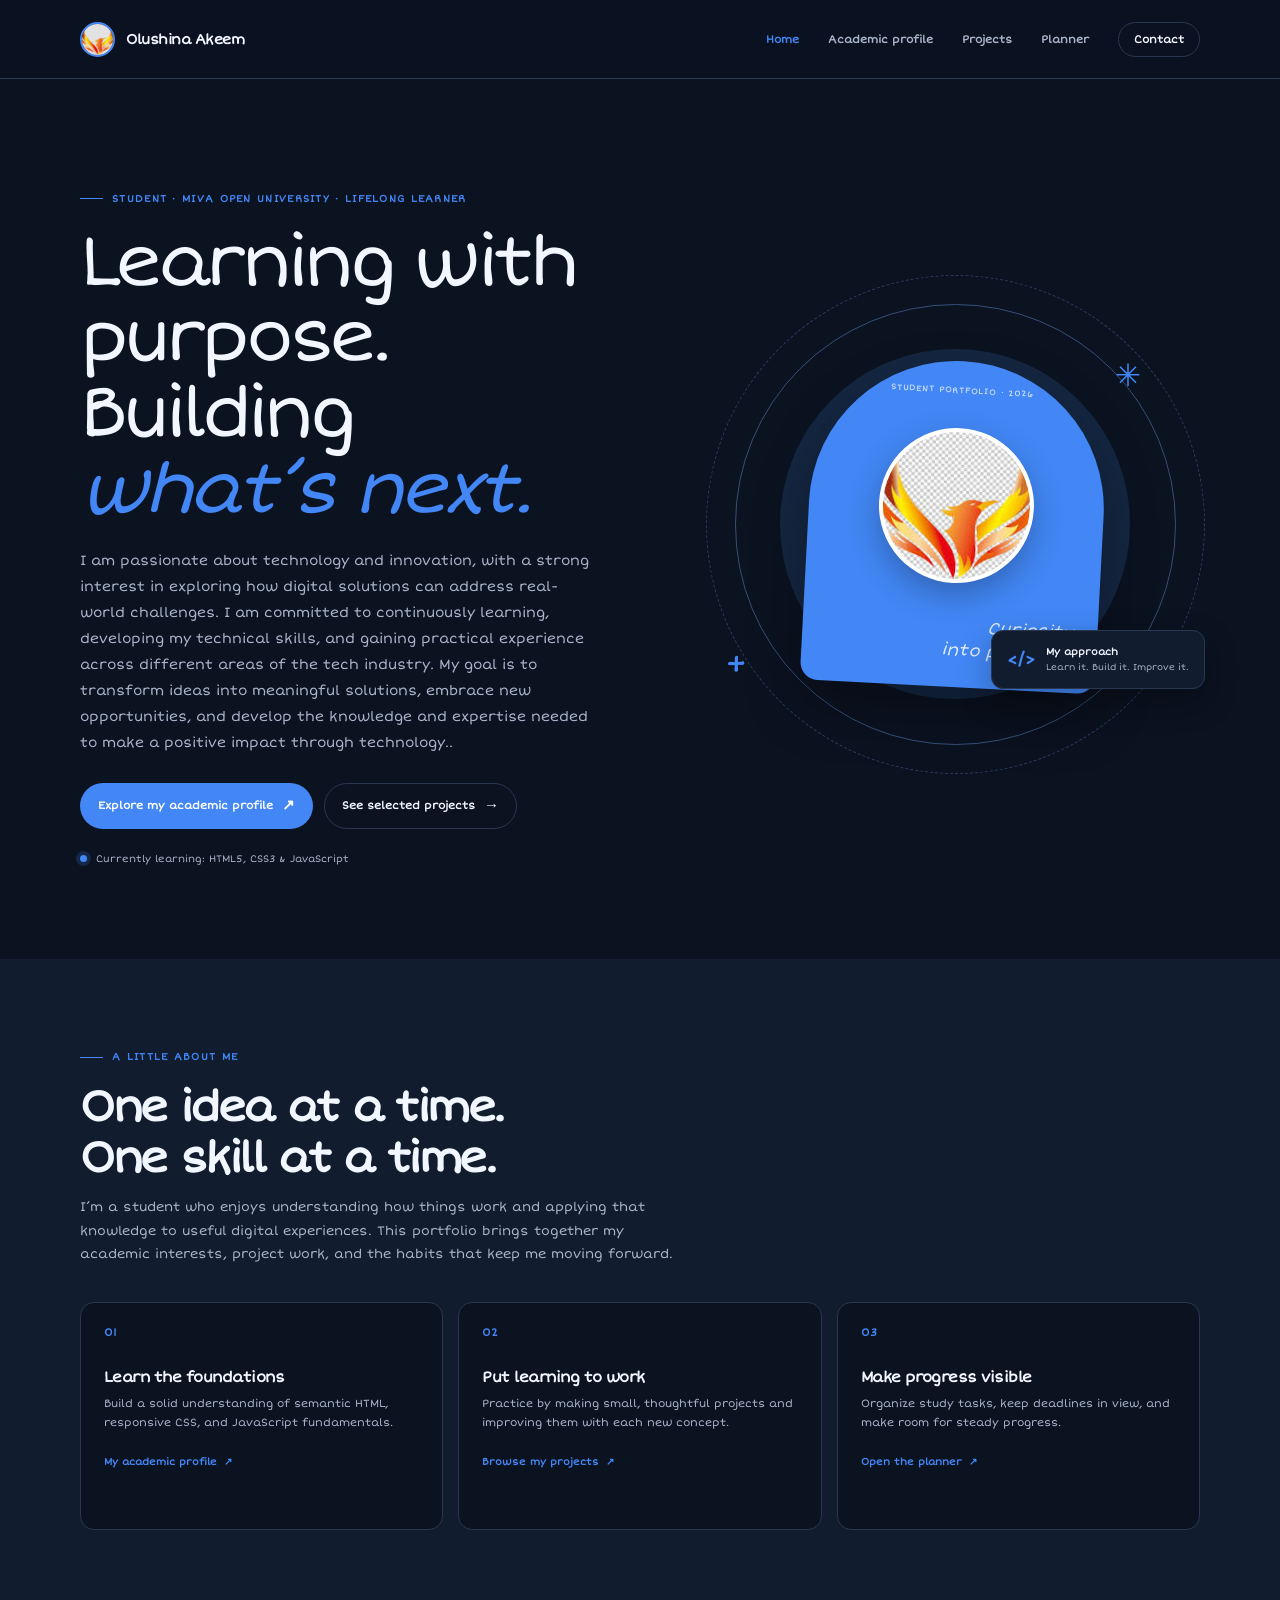
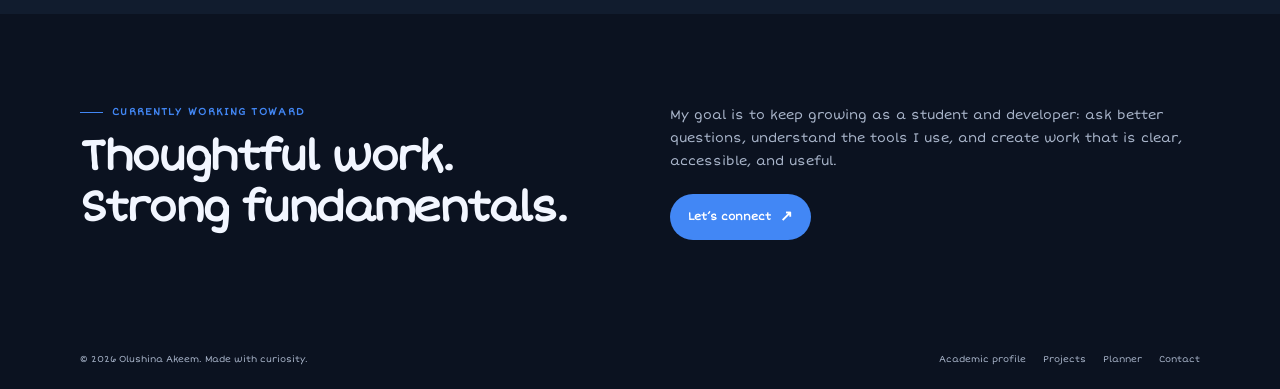
<file: index.html>
<!doctype html>
<html lang="en">
<head>
  <meta charset="utf-8">
  <meta name="viewport" content="width=device-width, initial-scale=1">
  <meta name="theme-color" content="#0b1220">
  <meta name="description" content="The portfolio and academic workspace of Olushina Akeem, a student exploring web technologies and practical problem-solving.">
  <title>Olushina Akeem — Student Portfolio</title>
  <link rel="preconnect" href="https://fonts.googleapis.com">
  <link rel="preconnect" href="https://fonts.gstatic.com" crossorigin>
  <link href="https://fonts.googleapis.com/css2?family=Short+Stack&display=swap" rel="stylesheet">
  <link rel="stylesheet" href="styles.css">
  <script src="script.js" defer></script>
</head>
<body>
  <header class="site-header">
    <nav class="nav wrap" aria-label="Main navigation">
      <a class="brand" href="index.html" aria-label="Olushina Akeem, home">
        <img class="brand-image" src="assets/images/bird.jpg" alt=""><span class="brand-name">Olushina Akeem</span>
      </a>
      <div class="nav-links">
        <a href="index.html" aria-current="page">Home</a>
        <a href="academic.html">Academic profile</a>
        <a href="projects.html">Projects</a>
        <a href="planner.html">Planner</a>
        <a class="nav-contact" href="contact.html">Contact</a>
      </div>
    </nav>
  </header>

  <main>
    <section class="hero">
      <div class="hero-grid wrap">
        <div class="hero-copy">
          <p class="eyebrow">Student · Miva open university · Lifelong learner</p>
          <h1>Learning with purpose.<br>Building <em>what’s next.</em></h1>
          <p class="hero-intro"> <strong></strong> I am passionate about technology and innovation, with a strong interest in exploring how digital solutions can address real-world challenges. I am committed to continuously learning, developing my technical skills, and gaining practical experience across different areas of the tech industry. My goal is to transform ideas into meaningful solutions, embrace new opportunities, and develop the knowledge and expertise needed to make a positive impact through technology..</p>
          <div class="actions">
            <a class="button button-primary" href="academic.html">Explore my academic profile <span class="arrow" aria-hidden="true">↗</span></a>
            <a class="button button-secondary" href="projects.html">See selected projects <span class="arrow" aria-hidden="true">→</span></a>
          </div>
          <p class="hero-note"><span class="status-dot" aria-hidden="true"></span> Currently learning: HTML5, CSS3 &amp; JavaScript</p>
        </div>
        <div class="hero-art" role="img" aria-label="A graphic featuring Olushina Akeem's initials and a web development sketch">
          <div class="art-orbit orbit-one"></div><div class="art-orbit orbit-two"></div>
          <span class="art-cross cross-one" aria-hidden="true">✳</span><span class="art-cross cross-two" aria-hidden="true">+</span>
          <div class="art-card">
            <span class="art-card-label">STUDENT PORTFOLIO · 2026</span>
            <img class="art-profile-image" src="assets/images/bird.jpg" alt="Olushina Akeem">
            <span class="art-caption">Curiosity<br>into practice.</span>
          </div>
          <div class="art-note"><span class="art-note-icon" aria-hidden="true">&lt;/&gt;</span><span><strong>My approach</strong><br>Learn it. Build it. Improve it.</span></div>
        </div>
      </div>
    </section>

    <section class="section section-white about-me">
      <div class="wrap">
        <div class="section-heading">
          <p class="eyebrow">A little about me</p>
          <h2>One idea at a time.<br>One skill at a time.</h2>
          <p>I’m a student who enjoys understanding how things work and applying that knowledge to useful digital experiences. This portfolio brings together my academic interests, project work, and the habits that keep me moving forward.</p>
        </div>
        <div class="feature-grid">
          <article class="feature-card"><span class="feature-number">01</span><h3>Learn the foundations</h3><p>Build a solid understanding of semantic HTML, responsive CSS, and JavaScript fundamentals.</p><a class="text-link" href="academic.html">My academic profile <span aria-hidden="true">↗</span></a></article>
          <article class="feature-card"><span class="feature-number">02</span><h3>Put learning to work</h3><p>Practice by making small, thoughtful projects and improving them with each new concept.</p><a class="text-link" href="projects.html">Browse my projects <span aria-hidden="true">↗</span></a></article>
          <article class="feature-card"><span class="feature-number">03</span><h3>Make progress visible</h3><p>Organize study tasks, keep deadlines in view, and make room for steady progress.</p><a class="text-link" href="planner.html">Open the planner <span aria-hidden="true">↗</span></a></article>
        </div>
      </div>
    </section>

    <section class="section">
      <div class="wrap split-callout">
        <div><p class="eyebrow">Currently working toward</p><h2>Thoughtful work.<br>Strong fundamentals.</h2></div>
        <div class="callout-copy"><p>My goal is to keep growing as a student and developer: ask better questions, understand the tools I use, and create work that is clear, accessible, and useful.</p><a class="button button-primary" href="contact.html">Let’s connect <span class="arrow" aria-hidden="true">↗</span></a></div>
      </div>
    </section>
  </main>

  <footer class="footer"><div class="wrap footer-inner"><p class="copyright">© <span data-current-year>2026</span> Olushina Akeem. Made with curiosity.</p><nav class="footer-links" aria-label="Footer navigation"><a href="academic.html">Academic profile</a><a href="projects.html">Projects</a><a href="planner.html">Planner</a><a href="contact.html">Contact</a></nav></div></footer>
</body>
</html>
</file>
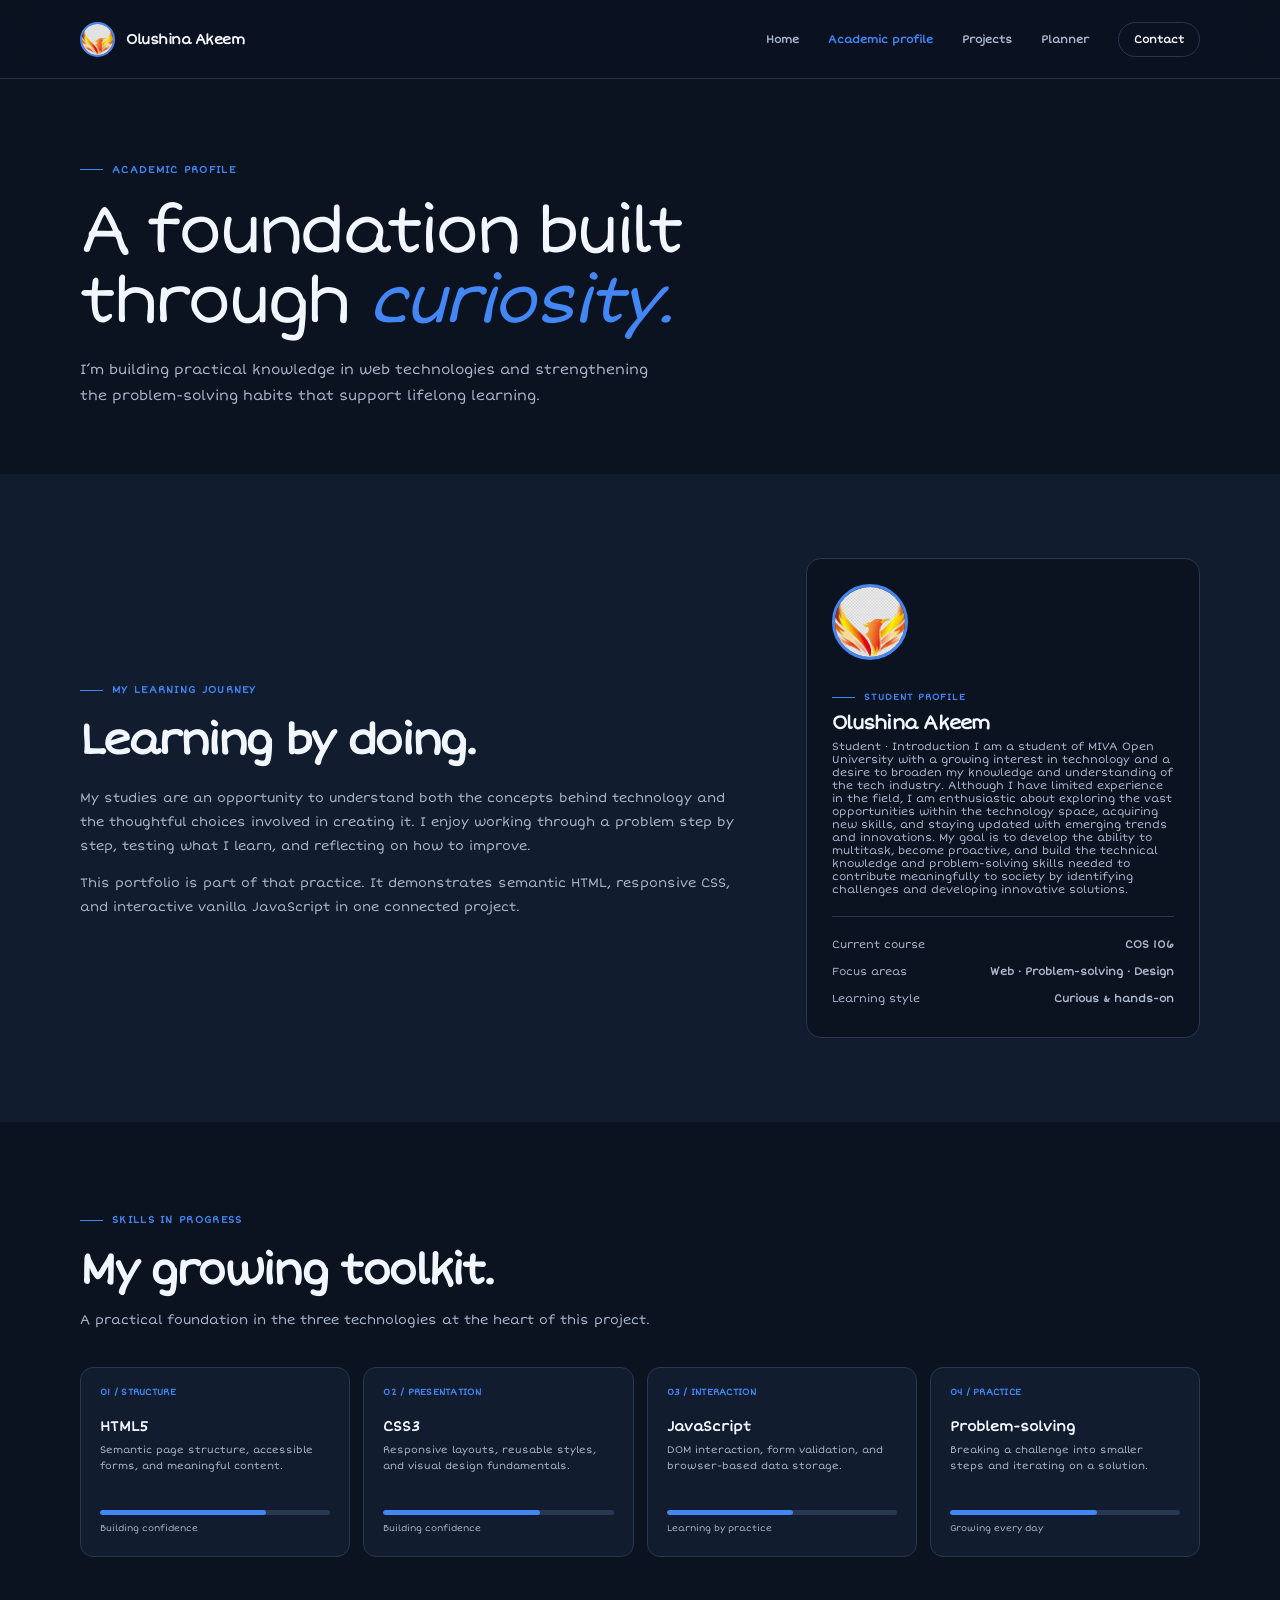
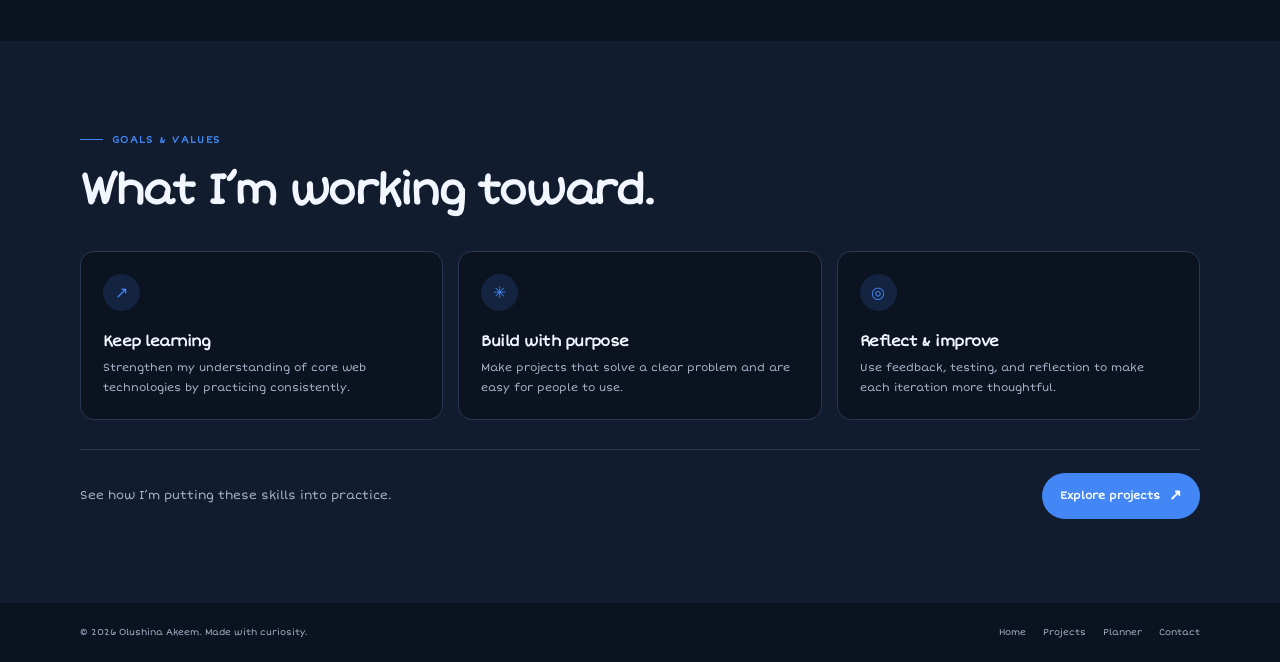
<file: academic.html>
<!doctype html>
<html lang="en">
<head>
  <meta charset="utf-8">
  <meta name="viewport" content="width=device-width, initial-scale=1">
  <meta name="theme-color" content="#0b1220">
  <meta name="description" content="Olushina Akeem's academic profile, learning goals, and current areas of study.">
  <title>Academic Profile — Olushina Akeem</title>
  <link rel="preconnect" href="https://fonts.googleapis.com">
  <link rel="preconnect" href="https://fonts.gstatic.com" crossorigin>
  <link href="https://fonts.googleapis.com/css2?family=Short+Stack&display=swap" rel="stylesheet">
  <link rel="stylesheet" href="styles.css">
  <script src="script.js" defer></script>
</head>
<body>
  <header class="site-header"><nav class="nav wrap" aria-label="Main navigation"><a class="brand" href="index.html" aria-label="Olushina Akeem, home"><img class="brand-image" src="assets/images/bird.jpg" alt=""><span class="brand-name">Olushina Akeem</span></a><div class="nav-links"><a href="index.html">Home</a><a href="academic.html" aria-current="page">Academic profile</a><a href="projects.html">Projects</a><a href="planner.html">Planner</a><a class="nav-contact" href="contact.html">Contact</a></div></nav></header>
  <main>
    <section class="page-hero"><div class="wrap"><p class="eyebrow">Academic profile</p><h1>A foundation built<br>through <em>curiosity.</em></h1><p class="hero-intro">I’m building practical knowledge in web technologies and strengthening the problem-solving habits that support lifelong learning.</p></div></section>
    <section class="section section-white"><div class="wrap academic-layout">
      <div><div class="section-heading"><p class="eyebrow">My learning journey</p><h2>Learning by doing.</h2></div><div class="about-copy"><p>My studies are an opportunity to understand both the concepts behind technology and the thoughtful choices involved in creating it. I enjoy working through a problem step by step, testing what I learn, and reflecting on how to improve.</p><p>This portfolio is part of that practice. It demonstrates semantic HTML, responsive CSS, and interactive vanilla JavaScript in one connected project.</p></div></div>
      <aside class="profile-card"><img class="profile-image" src="assets/images/bird.jpg" alt="Olushina Akeem"><p class="eyebrow">Student profile</p><h3>Olushina Akeem</h3><p>Student · Introduction I am a student of MIVA Open University with a growing interest in technology and a desire to broaden my knowledge and understanding of the tech industry. Although I have limited experience in the field, I am enthusiastic about exploring the vast opportunities within the technology space, acquiring new skills, and staying updated with emerging trends and innovations. My goal is to develop the ability to multitask, become proactive, and build the technical knowledge and problem-solving skills needed to contribute meaningfully to society by identifying challenges and developing innovative solutions.</p><div class="profile-divider"></div><p class="profile-detail"><span>Current course</span><strong>COS 106</strong></p><p class="profile-detail"><span>Focus areas</span><strong>Web · Problem-solving · Design</strong></p><p class="profile-detail"><span>Learning style</span><strong>Curious &amp; hands-on</strong></p></aside>
    </div></section>
    <section class="section"><div class="wrap"><div class="section-heading"><p class="eyebrow">Skills in progress</p><h2>My growing toolkit.</h2><p>A practical foundation in the three technologies at the heart of this project.</p></div><div class="skills-list">
      <article class="skill-card"><span class="skill-number">01 / STRUCTURE</span><h3>HTML5</h3><p>Semantic page structure, accessible forms, and meaningful content.</p><div class="skill-track"><span style="width:72%"></span></div><span class="skill-level">Building confidence</span></article>
      <article class="skill-card"><span class="skill-number">02 / PRESENTATION</span><h3>CSS3</h3><p>Responsive layouts, reusable styles, and visual design fundamentals.</p><div class="skill-track"><span style="width:68%"></span></div><span class="skill-level">Building confidence</span></article>
      <article class="skill-card"><span class="skill-number">03 / INTERACTION</span><h3>JavaScript</h3><p>DOM interaction, form validation, and browser-based data storage.</p><div class="skill-track"><span style="width:55%"></span></div><span class="skill-level">Learning by practice</span></article>
      <article class="skill-card"><span class="skill-number">04 / PRACTICE</span><h3>Problem-solving</h3><p>Breaking a challenge into smaller steps and iterating on a solution.</p><div class="skill-track"><span style="width:64%"></span></div><span class="skill-level">Growing every day</span></article>
    </div></div></section>
    <section class="section section-white"><div class="wrap"><div class="section-heading"><p class="eyebrow">Goals &amp; values</p><h2>What I’m working toward.</h2></div><div class="goal-grid">
      <article class="goal-card"><span class="goal-icon" aria-hidden="true">↗</span><h3>Keep learning</h3><p>Strengthen my understanding of core web technologies by practicing consistently.</p></article>
      <article class="goal-card"><span class="goal-icon" aria-hidden="true">✳</span><h3>Build with purpose</h3><p>Make projects that solve a clear problem and are easy for people to use.</p></article>
      <article class="goal-card"><span class="goal-icon" aria-hidden="true">◎</span><h3>Reflect &amp; improve</h3><p>Use feedback, testing, and reflection to make each iteration more thoughtful.</p></article>
    </div><div class="inline-cta"><p>See how I’m putting these skills into practice.</p><a class="button button-primary" href="projects.html">Explore projects <span class="arrow" aria-hidden="true">↗</span></a></div></div></section>
  </main>
  <footer class="footer"><div class="wrap footer-inner"><p class="copyright">© <span data-current-year>2026</span> Olushina Akeem. Made with curiosity.</p><nav class="footer-links" aria-label="Footer navigation"><a href="index.html">Home</a><a href="projects.html">Projects</a><a href="planner.html">Planner</a><a href="contact.html">Contact</a></nav></div></footer>
</body>
</html>
</file>
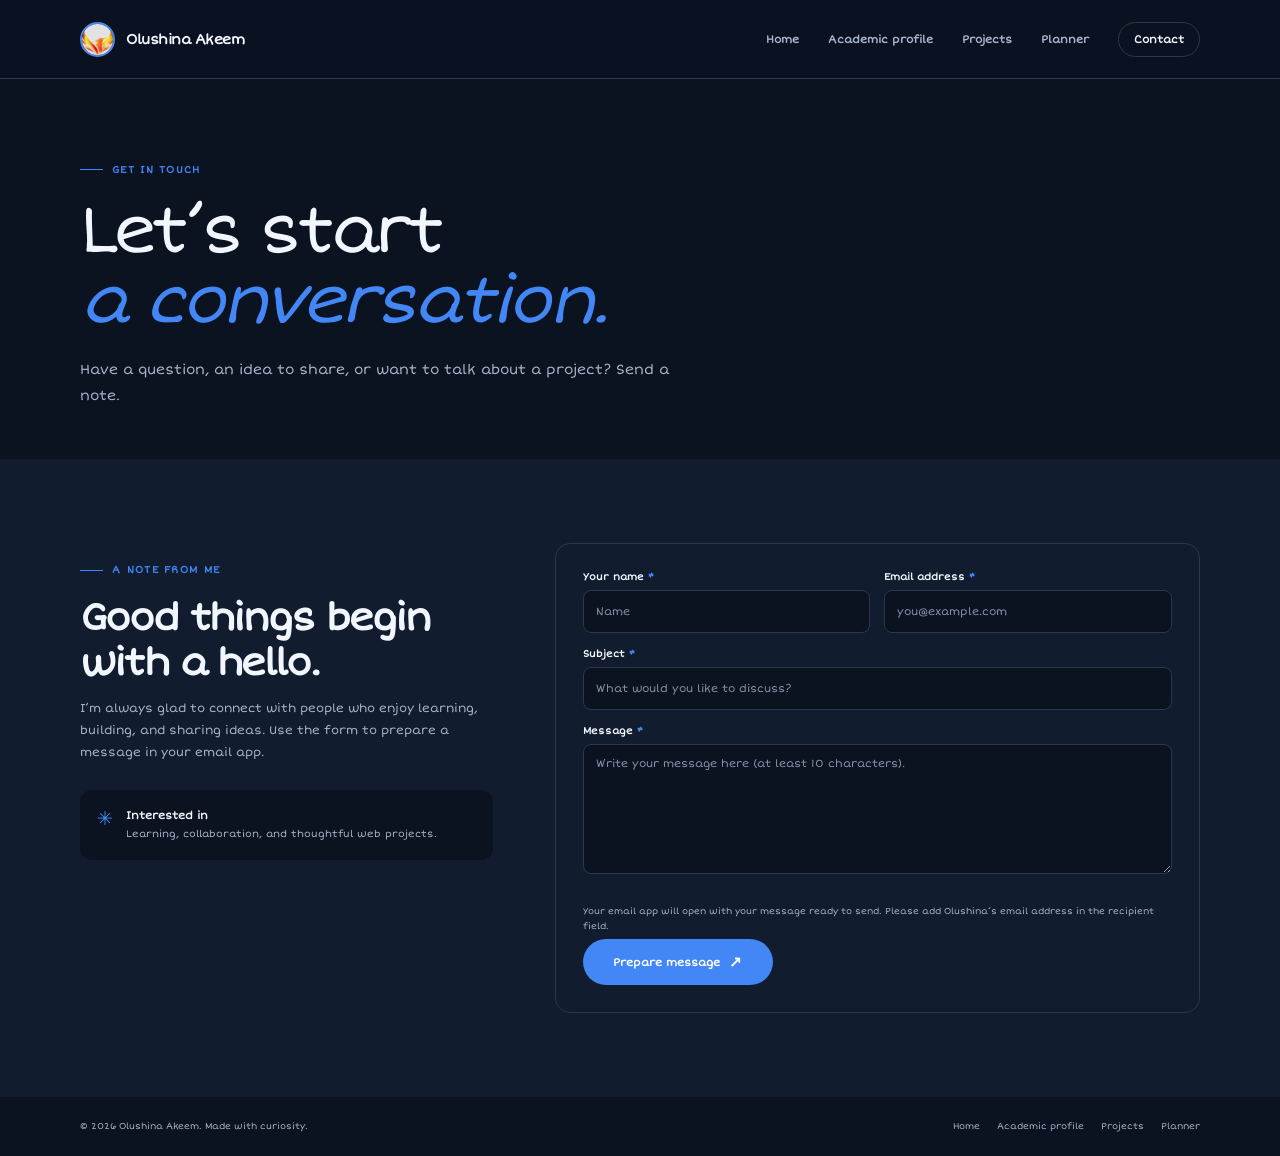
<file: contact.html>
<!doctype html>
<html lang="en">
<head>
  <meta charset="utf-8">
  <meta name="viewport" content="width=device-width, initial-scale=1">
  <meta name="theme-color" content="#0b1220">
  <meta name="description" content="Contact Olushina Akeem to discuss student projects, learning, and opportunities.">
  <title>Contact — Olushina Akeem</title>
  <link rel="preconnect" href="https://fonts.googleapis.com">
  <link rel="preconnect" href="https://fonts.gstatic.com" crossorigin>
  <link href="https://fonts.googleapis.com/css2?family=Short+Stack&display=swap" rel="stylesheet">
  <link rel="stylesheet" href="styles.css">
  <script src="script.js" defer></script>
</head>
<body>
  <header class="site-header"><nav class="nav wrap" aria-label="Main navigation"><a class="brand" href="index.html" aria-label="Olushina Akeem, home"><img class="brand-image" src="assets/images/bird.jpg" alt=""><span class="brand-name">Olushina Akeem</span></a><div class="nav-links"><a href="index.html">Home</a><a href="academic.html">Academic profile</a><a href="projects.html">Projects</a><a href="planner.html">Planner</a><a class="nav-contact" href="contact.html" aria-current="page">Contact</a></div></nav></header>
  <main>
    <section class="page-hero page-hero-compact"><div class="wrap"><p class="eyebrow">Get in touch</p><h1>Let’s start<br><em>a conversation.</em></h1><p class="hero-intro">Have a question, an idea to share, or want to talk about a project? Send a note.</p></div></section>
    <section class="section section-white"><div class="wrap contact-layout">
      <div class="contact-aside"><p class="eyebrow">A note from me</p><h2>Good things begin with a hello.</h2><p>I’m always glad to connect with people who enjoy learning, building, and sharing ideas. Use the form to prepare a message in your email app.</p><div class="contact-aside-card"><span class="contact-aside-icon" aria-hidden="true">✳</span><p><strong>Interested in</strong><br>Learning, collaboration, and thoughtful web projects.</p></div></div>
      <div class="contact-form-card"><form id="contact-form" novalidate>
        <div class="form-row"><div><label for="contact-name">Your name <span aria-hidden="true">*</span></label><input id="contact-name" name="name" type="text" autocomplete="name" maxlength="80" required placeholder="Name"></div><div><label for="contact-email">Email address <span aria-hidden="true">*</span></label><input id="contact-email" name="email" type="email" autocomplete="email" maxlength="254" required placeholder="you@example.com"></div></div>
        <label for="contact-subject">Subject <span aria-hidden="true">*</span></label><input id="contact-subject" name="subject" type="text" maxlength="120" required placeholder="What would you like to discuss?">
        <label for="contact-message">Message <span aria-hidden="true">*</span></label><textarea id="contact-message" name="message" rows="6" minlength="10" maxlength="3000" required placeholder="Write your message here (at least 10 characters)."></textarea>
        <p class="form-help">Your email app will open with your message ready to send. Please add Olushina’s email address in the recipient field.</p>
        <button class="button button-primary submit-button" type="submit">Prepare message <span class="arrow" aria-hidden="true">↗</span></button>
        <p class="form-status" id="contact-status" aria-live="polite"></p>
      </form></div>
    </div></section>
  </main>
  <footer class="footer"><div class="wrap footer-inner"><p class="copyright">© <span data-current-year>2026</span> Olushina Akeem. Made with curiosity.</p><nav class="footer-links" aria-label="Footer navigation"><a href="index.html">Home</a><a href="academic.html">Academic profile</a><a href="projects.html">Projects</a><a href="planner.html">Planner</a></nav></div></footer>
</body>
</html>
</file>
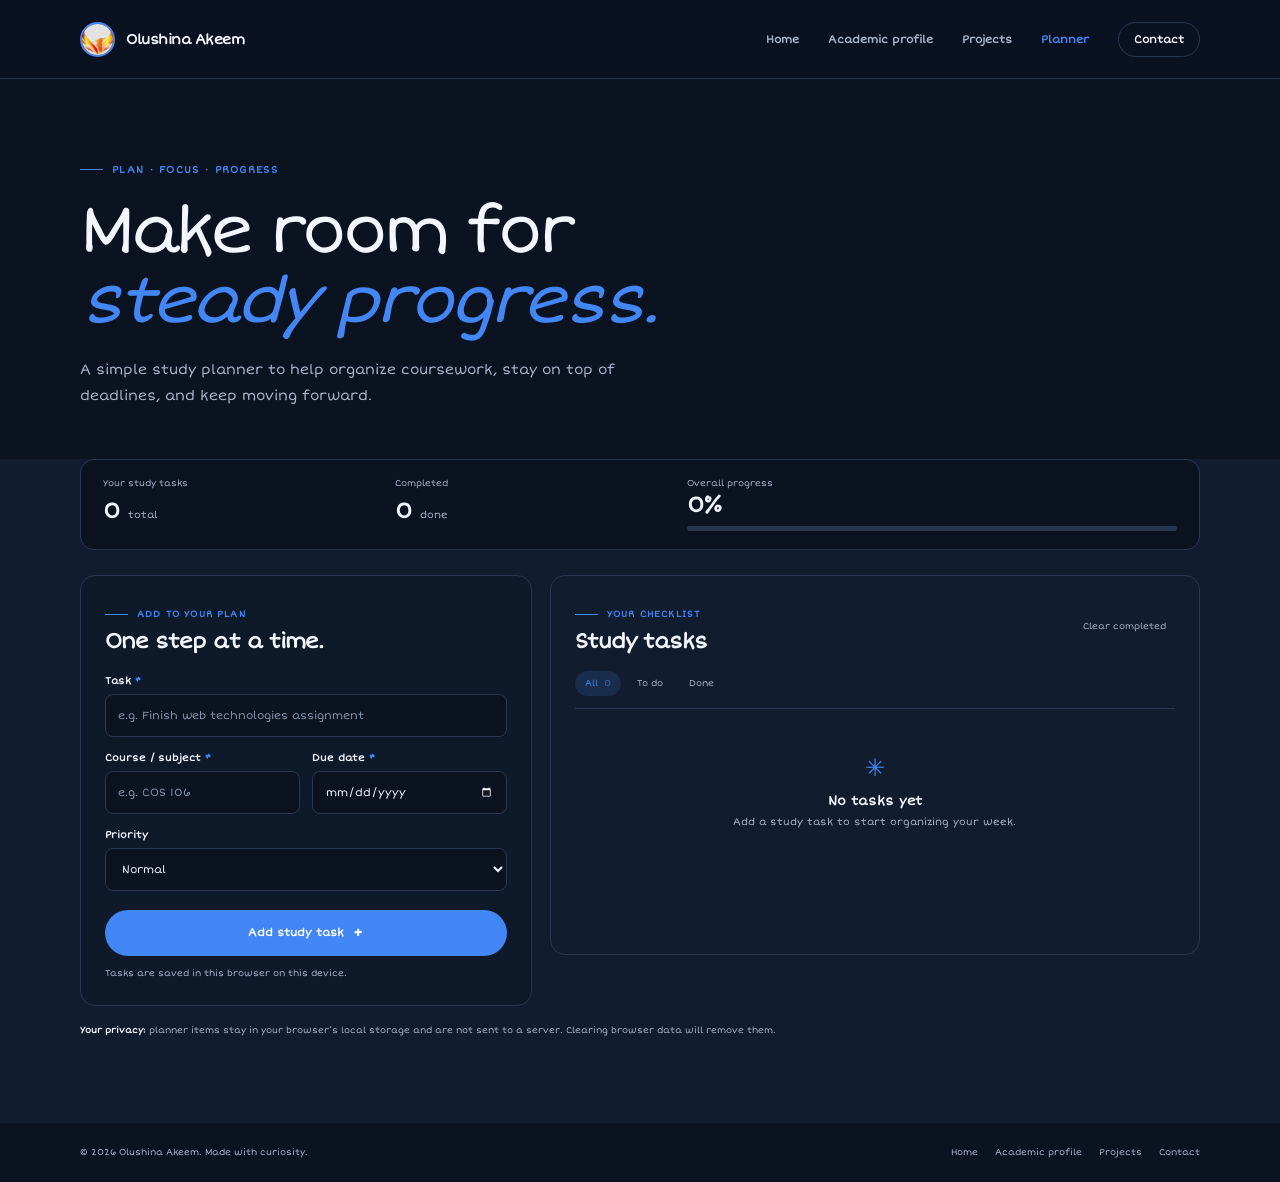
<file: planner.html>
<!doctype html>
<html lang="en">
<head>
  <meta charset="utf-8">
  <meta name="viewport" content="width=device-width, initial-scale=1">
  <meta name="theme-color" content="#0b1220">
  <meta name="description" content="Olushina Akeem's interactive academic planner. Add, organize, and complete study tasks.">
  <title>Academic Planner — Olushina Akeem</title>
  <link rel="preconnect" href="https://fonts.googleapis.com">
  <link rel="preconnect" href="https://fonts.gstatic.com" crossorigin>
  <link href="https://fonts.googleapis.com/css2?family=Short+Stack&display=swap" rel="stylesheet">
  <link rel="stylesheet" href="styles.css">
  <script src="script.js" defer></script>
</head>
<body>
  <header class="site-header"><nav class="nav wrap" aria-label="Main navigation"><a class="brand" href="index.html" aria-label="Olushina Akeem, home"><img class="brand-image" src="assets/images/bird.jpg" alt=""><span class="brand-name">Olushina Akeem</span></a><div class="nav-links"><a href="index.html">Home</a><a href="academic.html">Academic profile</a><a href="projects.html">Projects</a><a href="planner.html" aria-current="page">Planner</a><a class="nav-contact" href="contact.html">Contact</a></div></nav></header>
  <main>
    <section class="page-hero page-hero-compact"><div class="wrap"><p class="eyebrow">Plan · Focus · Progress</p><h1>Make room for<br><em>steady progress.</em></h1><p class="hero-intro">A simple study planner to help organize coursework, stay on top of deadlines, and keep moving forward.</p></div></section>
    <section class="section section-white planner-section"><div class="wrap">
      <div class="planner-summary"><div><span class="summary-label">Your study tasks</span><strong id="task-count">0</strong><span>total</span></div><div><span class="summary-label">Completed</span><strong id="completed-count">0</strong><span>done</span></div><div class="progress-summary"><span class="summary-label">Overall progress</span><strong id="progress-label">0%</strong><span class="progress-track"><span id="progress-bar"></span></span></div></div>
      <div class="planner-layout">
        <section class="planner-form-card" aria-labelledby="add-task-heading"><p class="eyebrow">Add to your plan</p><h2 id="add-task-heading">One step at a time.</h2><form id="task-form">
          <label for="task-title">Task <span aria-hidden="true">*</span></label><input id="task-title" name="title" type="text" maxlength="100" placeholder="e.g. Finish web technologies assignment" required>
          <div class="form-row"><div><label for="task-course">Course / subject <span aria-hidden="true">*</span></label><input id="task-course" name="course" type="text" maxlength="60" placeholder="e.g. COS 106" required></div><div><label for="task-due">Due date <span aria-hidden="true">*</span></label><input id="task-due" name="dueDate" type="date" required></div></div>
          <label for="task-priority">Priority</label><select id="task-priority" name="priority"><option value="normal">Normal</option><option value="high">High</option><option value="low">Low</option></select>
          <button class="button button-primary submit-button" type="submit">Add study task <span class="arrow" aria-hidden="true">+</span></button><p class="form-help">Tasks are saved in this browser on this device.</p><p class="form-status" id="planner-status" aria-live="polite"></p>
        </form></section>
        <section class="task-panel" aria-labelledby="task-list-heading"><div class="task-panel-head"><div><p class="eyebrow">Your checklist</p><h2 id="task-list-heading">Study tasks</h2></div><button class="clear-button" id="clear-completed" type="button">Clear completed</button></div>
          <div class="filter-row" role="group" aria-label="Filter study tasks"><button class="filter-button is-active" type="button" data-filter="all" aria-pressed="true">All <span id="all-filter-count">0</span></button><button class="filter-button" type="button" data-filter="active" aria-pressed="false">To do</button><button class="filter-button" type="button" data-filter="completed" aria-pressed="false">Done</button></div>
          <ul class="task-list" id="task-list" aria-live="polite"></ul><div class="empty-state" id="empty-state"><span class="empty-icon" aria-hidden="true">✳</span><h3>No tasks yet</h3><p>Add a study task to start organizing your week.</p></div>
        </section>
      </div>
      <p class="storage-note"><strong>Your privacy:</strong> planner items stay in your browser’s local storage and are not sent to a server. Clearing browser data will remove them.</p>
    </div></section>
  </main>
  <footer class="footer"><div class="wrap footer-inner"><p class="copyright">© <span data-current-year>2026</span> Olushina Akeem. Made with curiosity.</p><nav class="footer-links" aria-label="Footer navigation"><a href="index.html">Home</a><a href="academic.html">Academic profile</a><a href="projects.html">Projects</a><a href="contact.html">Contact</a></nav></div></footer>
</body>
</html>
</file>
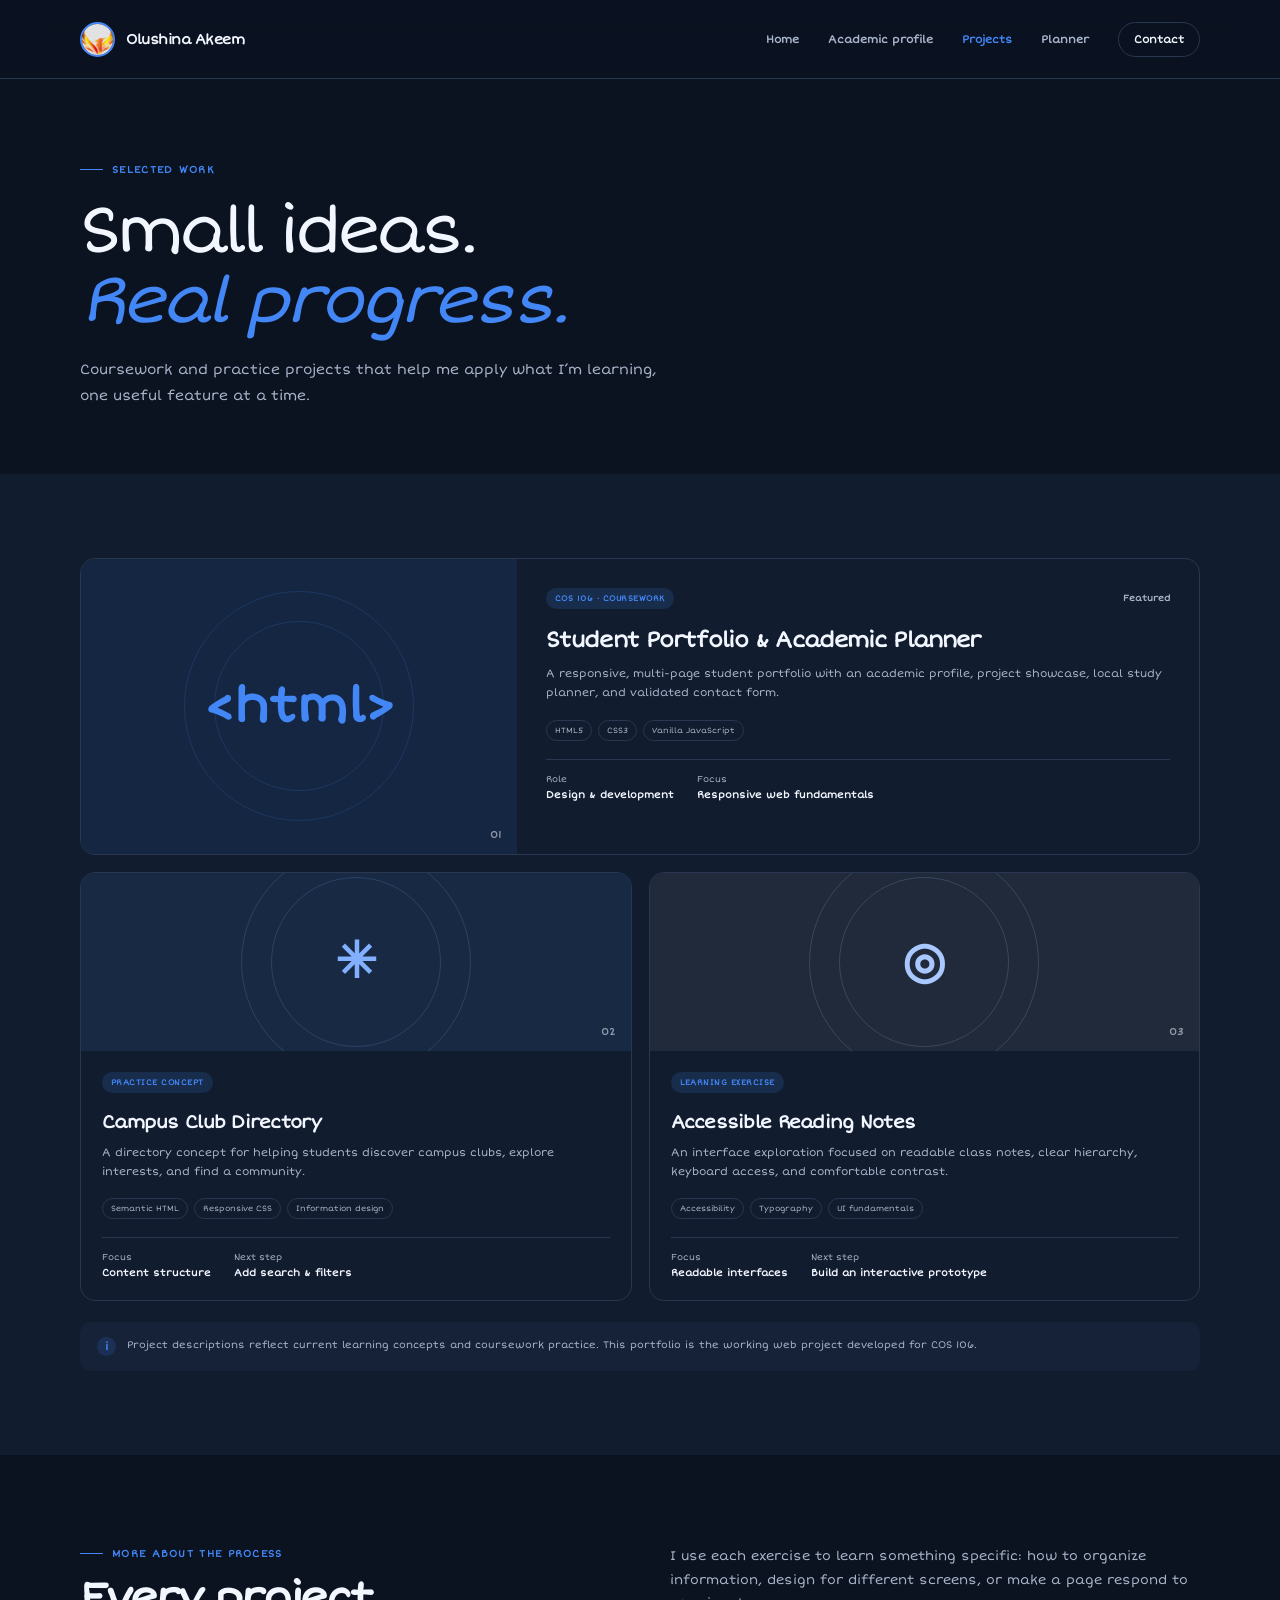
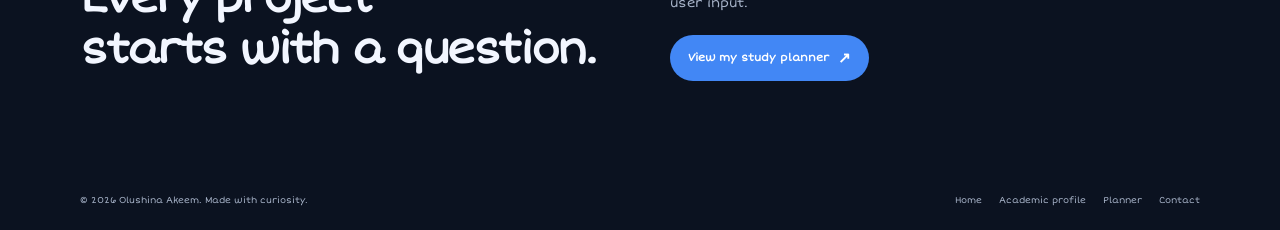
<file: projects.html>
<!doctype html>
<html lang="en">
<head>
  <meta charset="utf-8">
  <meta name="viewport" content="width=device-width, initial-scale=1">
  <meta name="theme-color" content="#0b1220">
  <meta name="description" content="A showcase of Olushina Akeem's student projects and web technology coursework.">
  <title>Projects — Olushina Akeem</title>
  <link rel="preconnect" href="https://fonts.googleapis.com">
  <link rel="preconnect" href="https://fonts.gstatic.com" crossorigin>
  <link href="https://fonts.googleapis.com/css2?family=Short+Stack&display=swap" rel="stylesheet">
  <link rel="stylesheet" href="styles.css">
  <script src="script.js" defer></script>
</head>
<body>
  <header class="site-header"><nav class="nav wrap" aria-label="Main navigation"><a class="brand" href="index.html" aria-label="Olushina Akeem, home"><img class="brand-image" src="assets/images/bird.jpg" alt=""><span class="brand-name">Olushina Akeem</span></a><div class="nav-links"><a href="index.html">Home</a><a href="academic.html">Academic profile</a><a href="projects.html" aria-current="page">Projects</a><a href="planner.html">Planner</a><a class="nav-contact" href="contact.html">Contact</a></div></nav></header>
  <main>
    <section class="page-hero"><div class="wrap"><p class="eyebrow">Selected work</p><h1>Small ideas.<br><em>Real progress.</em></h1><p class="hero-intro">Coursework and practice projects that help me apply what I’m learning, one useful feature at a time.</p></div></section>
    <section class="section section-white"><div class="wrap"><div class="project-grid">
      <article class="project-card project-featured"><div class="project-art project-art-green"><span aria-hidden="true">&lt;html&gt;</span><span class="project-art-number">01</span></div><div class="project-content"><div class="project-top"><span class="project-type">COS 106 · Coursework</span><span class="project-status">Featured</span></div><h2>Student Portfolio &amp; Academic Planner</h2><p>A responsive, multi-page student portfolio with an academic profile, project showcase, local study planner, and validated contact form.</p><div class="tag-list"><span>HTML5</span><span>CSS3</span><span>Vanilla JavaScript</span></div><div class="project-meta"><span>Role <strong>Design &amp; development</strong></span><span>Focus <strong>Responsive web fundamentals</strong></span></div></div></article>
      <article class="project-card"><div class="project-art project-art-lilac"><span aria-hidden="true">✳</span><span class="project-art-number">02</span></div><div class="project-content"><div class="project-top"><span class="project-type">Practice concept</span></div><h2>Campus Club Directory</h2><p>A directory concept for helping students discover campus clubs, explore interests, and find a community.</p><div class="tag-list"><span>Semantic HTML</span><span>Responsive CSS</span><span>Information design</span></div><div class="project-meta"><span>Focus <strong>Content structure</strong></span><span>Next step <strong>Add search &amp; filters</strong></span></div></div></article>
      <article class="project-card"><div class="project-art project-art-yellow"><span aria-hidden="true">◎</span><span class="project-art-number">03</span></div><div class="project-content"><div class="project-top"><span class="project-type">Learning exercise</span></div><h2>Accessible Reading Notes</h2><p>An interface exploration focused on readable class notes, clear hierarchy, keyboard access, and comfortable contrast.</p><div class="tag-list"><span>Accessibility</span><span>Typography</span><span>UI fundamentals</span></div><div class="project-meta"><span>Focus <strong>Readable interfaces</strong></span><span>Next step <strong>Build an interactive prototype</strong></span></div></div></article>
    </div><div class="project-note"><span class="note-mark" aria-hidden="true">i</span><p>Project descriptions reflect current learning concepts and coursework practice. This portfolio is the working web project developed for COS 106.</p></div></div></section>
    <section class="section"><div class="wrap split-callout"><div><p class="eyebrow">More about the process</p><h2>Every project<br>starts with a question.</h2></div><div class="callout-copy"><p>I use each exercise to learn something specific: how to organize information, design for different screens, or make a page respond to user input.</p><a class="button button-primary" href="planner.html">View my study planner <span class="arrow" aria-hidden="true">↗</span></a></div></div></section>
  </main>
  <footer class="footer"><div class="wrap footer-inner"><p class="copyright">© <span data-current-year>2026</span> Olushina Akeem. Made with curiosity.</p><nav class="footer-links" aria-label="Footer navigation"><a href="index.html">Home</a><a href="academic.html">Academic profile</a><a href="planner.html">Planner</a><a href="contact.html">Contact</a></nav></div></footer>
</body>
</html>
</file>
<file: styles.css>
:root {
  color-scheme: dark;
  --paper: #0b1220;
  --white: #111c2e;
  --ink: #f2f6ff;
  --muted: #a9b5ca;
  --line: #293750;
  --brand: #4287f5;
  --brand-hover: #316fce;
  --green: var(--brand);
  --green-dark: var(--brand-hover);
  --lime: #dbe8ff;
  --lavender: #182943;
  --serif: "Short Stack", cursive;
  --sans: "Short Stack", cursive;
  --display: "Short Stack", cursive;
}

*, *::before, *::after { box-sizing: border-box; }
html { scroll-behavior: smooth; scroll-padding-top: 96px; }
body { margin: 0; background: var(--paper); color: var(--ink); font-family: var(--sans); -webkit-font-smoothing: antialiased; }
a { color: inherit; }
button, input, select, textarea { font: inherit; }
img { display: block; max-width: 100%; }
.wrap { width: min(1120px, calc(100% - 48px)); margin-inline: auto; }
h1, h2, h3, p { margin-top: 0; }
.site-header { position: sticky; z-index: 10; top: 0; border-bottom: 1px solid var(--line); background: rgb(11 18 32 / 94%); backdrop-filter: blur(16px); }
.nav { min-height: 78px; display: flex; align-items: center; justify-content: space-between; gap: 30px; }
.brand { display: inline-flex; align-items: center; gap: 11px; text-decoration: none; white-space: nowrap; }
.brand-image { width: 35px; height: 35px; flex: 0 0 35px; border: 2px solid var(--brand); border-radius: 50%; background: white; object-fit: cover; }
.brand-name { font: 700 14px var(--display); letter-spacing: -.035em; }
.nav-links { display: flex; align-items: center; gap: clamp(14px, 2.4vw, 29px); }
.nav-links a { color: var(--muted); font-size: 11px; font-weight: 600; text-decoration: none; transition: color .2s ease; }
.nav-links a:hover, .nav-links a:focus-visible, .nav-links a[aria-current="page"] { color: var(--green); }
.nav-contact { padding: 10px 15px; border: 1px solid var(--line); border-radius: 999px; color: var(--ink) !important; }
.hero { padding: clamp(62px, 9vw, 105px) 0 94px; overflow: hidden; }
.hero-grid { display: grid; grid-template-columns: 1.05fr .95fr; align-items: center; gap: clamp(38px, 7vw, 90px); }
.hero-copy { position: relative; z-index: 1; }
.eyebrow { display: inline-flex; align-items: center; gap: 9px; margin: 0 0 20px; color: var(--green); font-size: 10px; font-weight: 700; letter-spacing: .13em; text-transform: uppercase; }
.eyebrow::before { width: 23px; height: 1px; background: currentColor; content: ""; }
h1 { max-width: 670px; margin-bottom: 20px; font: 500 clamp(43px, 6vw, 71px)/1.07 var(--display); letter-spacing: -.065em; }
h1 em { color: var(--green); font-family: var(--serif); font-weight: 400; letter-spacing: -.06em; }
.hero-intro { max-width: 510px; margin-bottom: 27px; color: var(--muted); font-size: 14px; line-height: 1.85; }
.hero-intro strong { color: var(--ink); font-weight: 600; }
.actions { display: flex; flex-wrap: wrap; align-items: center; gap: 11px; }
.button { min-height: 46px; display: inline-flex; align-items: center; justify-content: center; gap: 9px; padding: 0 17px; border: 1px solid transparent; border-radius: 999px; font-size: 11px; font-weight: 700; text-decoration: none; transition: transform .2s ease, background .2s ease, border-color .2s ease; cursor: pointer; }
.button:hover { transform: translateY(-2px); }
.button-primary { background: var(--green); color: white; }
.button-primary:hover { background: var(--green-dark); }
.button-secondary { border-color: var(--line); background: transparent; }
.button-secondary:hover { border-color: var(--brand); background: rgb(66 135 245 / 10%); }
.arrow { font-size: 15px; line-height: 1; }
.hero-note { display: flex; align-items: center; gap: 9px; margin: 24px 0 0; color: var(--muted); font-size: 10px; }
.status-dot { width: 7px; height: 7px; border-radius: 50%; background: var(--brand); box-shadow: 0 0 0 4px rgb(66 135 245 / 18%); }
.hero-art { position: relative; min-height: 390px; display: grid; place-items: center; isolation: isolate; }
.hero-art::before { position: absolute; z-index: -1; width: min(82%, 350px); aspect-ratio: 1; border-radius: 50%; background: #142641; content: ""; }
.art-card { position: relative; width: min(72%, 295px); min-height: 326px; display: flex; flex-direction: column; justify-content: space-between; padding: 25px; border-radius: 150px 150px 18px 18px; background: var(--brand); color: white; box-shadow: 0 25px 55px rgb(0 0 0 / 30%); transform: rotate(3deg); }
.art-card-label { align-self: center; color: rgb(255 255 255 / 68%); font-size: 8px; font-weight: 700; letter-spacing: .13em; }
.art-profile-image { width: min(45vw, 155px); aspect-ratio: 1; align-self: center; border: 4px solid rgb(255 255 255 / 85%); border-radius: 50%; background: white; box-shadow: 0 12px 30px rgb(0 0 0 / 25%); object-fit: cover; }
.art-caption { align-self: flex-end; color: rgb(255 255 255 / 83%); font: italic 17px/1.35 var(--serif); text-align: right; }
.art-orbit { position: absolute; z-index: -1; border: 1px solid #355078; border-radius: 50%; }
.orbit-one { width: 90%; aspect-ratio: 1; }
.orbit-two { width: 102%; aspect-ratio: 1; border-style: dashed; opacity: .7; }
.art-cross { position: absolute; color: var(--green); }
.cross-one { top: 7%; right: 12%; font-size: 31px; }
.cross-two { bottom: 9%; left: 3%; color: var(--brand); font-size: 35px; }
.art-note { position: absolute; right: -5px; bottom: 30px; display: flex; align-items: center; gap: 11px; max-width: 220px; padding: 13px 15px; border: 1px solid var(--line); border-radius: 12px; background: var(--white); box-shadow: 0 12px 32px rgb(0 0 0 / 28%); color: var(--muted); font-size: 9px; line-height: 1.6; }
.art-note strong { color: var(--ink); font-size: 10px; }
.art-note-icon { color: var(--green); font: 700 17px var(--display); }
.section { padding: 84px 0; }
.section-white { background: var(--white); }
.section-heading { max-width: 600px; margin-bottom: 35px; }
.section-heading h2, .split-callout h2, .contact-aside h2 { margin-bottom: 12px; font: 600 clamp(30px, 4vw, 43px)/1.18 var(--display); letter-spacing: -.055em; }
.section-heading > p:last-child { margin-bottom: 0; color: var(--muted); font-size: 13px; line-height: 1.8; }
.feature-grid { display: grid; grid-template-columns: repeat(3, 1fr); gap: 15px; }
.feature-card { min-height: 228px; padding: 23px; border: 1px solid var(--line); border-radius: 14px; background: var(--paper); }
.feature-number { display: block; margin-bottom: 29px; color: var(--green); font: 700 11px var(--display); }
.feature-card h3, .goal-card h3 { margin-bottom: 8px; font: 700 15px var(--display); letter-spacing: -.035em; }
.feature-card p, .goal-card p { margin-bottom: 18px; color: var(--muted); font-size: 11px; line-height: 1.75; }
.text-link { display: inline-flex; align-items: center; gap: 7px; color: var(--green); font-size: 10px; font-weight: 700; text-decoration: none; }
.text-link:hover { text-decoration: underline; text-underline-offset: 3px; }
.split-callout { display: grid; grid-template-columns: 1fr 1fr; align-items: center; gap: 60px; }
.split-callout .eyebrow { margin-bottom: 14px; }
.callout-copy { color: var(--muted); font-size: 13px; line-height: 1.8; }
.callout-copy p { margin-bottom: 20px; }
.page-hero { padding: 76px 0 65px; }
.page-hero h1 { font-size: clamp(42px, 6vw, 66px); }
.page-hero .hero-intro { max-width: 590px; margin-bottom: 0; }
.page-hero-compact { padding-bottom: 50px; }
.academic-layout { display: grid; grid-template-columns: 1.25fr .75fr; align-items: center; gap: 70px; }
.academic-layout .section-heading { margin-bottom: 19px; }
.about-copy { color: var(--muted); font-size: 13px; line-height: 1.85; }
.about-copy p:last-child { margin-bottom: 0; }
.profile-card { padding: 25px; border: 1px solid var(--line); border-radius: 15px; background: var(--paper); }
.profile-image { width: 76px; height: 76px; margin-bottom: 23px; border: 3px solid var(--brand); border-radius: 50%; background: white; object-fit: cover; }
.profile-card .eyebrow { margin-bottom: 8px; font-size: 9px; }
.profile-card h3 { margin-bottom: 5px; font: 700 19px var(--display); letter-spacing: -.04em; }
.profile-card > p:not(.eyebrow) { margin-bottom: 0; color: var(--muted); font-size: 11px; }
.profile-divider { height: 1px; margin: 20px 0 14px; background: var(--line); }
.profile-detail { display: flex; justify-content: space-between; gap: 12px; padding: 7px 0; font-size: 10px; }
.profile-detail span { color: var(--muted); }
.profile-detail strong { text-align: right; font-weight: 600; }
.skills-list { display: grid; grid-template-columns: repeat(4, 1fr); gap: 13px; }
.skill-card { min-height: 190px; padding: 19px; border: 1px solid var(--line); border-radius: 13px; background: var(--white); }
.skill-number { display: block; margin-bottom: 20px; color: var(--green); font: 700 9px var(--display); letter-spacing: .03em; }
.skill-card h3 { margin-bottom: 7px; font: 700 14px var(--display); }
.skill-card p { min-height: 55px; margin-bottom: 13px; color: var(--muted); font-size: 10px; line-height: 1.6; }
.skill-track, .progress-track { display: block; height: 5px; overflow: hidden; border-radius: 99px; background: #293750; }
.skill-track span { display: block; height: 100%; border-radius: inherit; background: var(--brand); }
.skill-level { display: block; margin-top: 8px; color: var(--muted); font-size: 9px; }
.goal-grid { display: grid; grid-template-columns: repeat(3, 1fr); gap: 15px; }
.goal-card { padding: 22px; border: 1px solid var(--line); border-radius: 14px; background: var(--paper); }
.goal-icon { display: grid; width: 37px; height: 37px; place-items: center; margin-bottom: 21px; border-radius: 50%; background: rgb(66 135 245 / 15%); color: var(--brand); font-size: 16px; }
.goal-card p { margin-bottom: 0; }
.inline-cta { display: flex; align-items: center; justify-content: space-between; gap: 20px; margin-top: 29px; padding-top: 23px; border-top: 1px solid var(--line); }
.inline-cta p { margin: 0; color: var(--muted); font-size: 12px; }
.project-grid { display: grid; grid-template-columns: repeat(2, 1fr); gap: 17px; }
.project-card { overflow: hidden; border: 1px solid var(--line); border-radius: 15px; background: var(--white); }
.project-featured { grid-column: 1 / -1; display: grid; grid-template-columns: .78fr 1.22fr; }
.project-art { position: relative; min-height: 178px; display: grid; place-items: center; overflow: hidden; font: 600 50px var(--display); }
.project-featured .project-art { min-height: 295px; }
.project-art-green { background: #142641; color: var(--brand); }
.project-art-lilac { background: #182943; color: #82b0ff; }
.project-art-yellow { background: #202a3a; color: #a9c8ff; }
.project-art > span:first-child { position: relative; z-index: 1; }
.project-art::before, .project-art::after { position: absolute; width: 170px; height: 170px; border: 1px solid currentColor; border-radius: 50%; content: ""; opacity: .18; }
.project-art::after { width: 230px; height: 230px; }
.project-art-number { position: absolute; right: 16px; bottom: 13px; color: rgb(242 246 255 / 55%); font: 700 10px var(--display); }
.project-content { padding: 21px; }
.project-featured .project-content { padding: 29px; }
.project-top { display: flex; align-items: center; justify-content: space-between; gap: 10px; margin-bottom: 17px; }
.project-type { padding: 6px 9px; border-radius: 999px; background: rgb(66 135 245 / 15%); color: var(--brand); font-size: 8px; font-weight: 700; letter-spacing: .06em; text-transform: uppercase; }
.project-status { color: var(--muted); font-size: 9px; font-weight: 600; }
.project-content h2 { margin-bottom: 9px; font: 700 18px/1.35 var(--display); letter-spacing: -.04em; }
.project-featured .project-content h2 { font-size: 22px; }
.project-content > p { margin-bottom: 17px; color: var(--muted); font-size: 11px; line-height: 1.75; }
.tag-list { display: flex; flex-wrap: wrap; gap: 6px; margin-bottom: 18px; }
.tag-list span { padding: 5px 8px; border: 1px solid var(--line); border-radius: 999px; color: var(--muted); font-size: 8px; }
.project-meta { display: flex; flex-wrap: wrap; gap: 13px 23px; padding-top: 14px; border-top: 1px solid var(--line); }
.project-meta span { color: var(--muted); font-size: 9px; }
.project-meta strong { display: block; margin-top: 4px; color: var(--ink); font-size: 10px; font-weight: 600; }
.project-note { display: flex; align-items: flex-start; gap: 11px; margin-top: 21px; padding: 15px 17px; border-radius: 11px; background: #152238; }
.note-mark { flex: 0 0 19px; height: 19px; display: grid; place-items: center; border-radius: 50%; background: rgb(66 135 245 / 15%); color: var(--brand); font: 700 11px var(--serif); }
.project-note p { margin: 0; color: var(--muted); font-size: 10px; line-height: 1.7; }
.planner-section { padding-top: 0; }
.planner-summary { display: grid; grid-template-columns: .8fr .8fr 1.4fr; gap: 12px; margin-bottom: 25px; padding: 18px 22px; border: 1px solid var(--line); border-radius: 14px; background: var(--paper); }
.planner-summary > div { display: grid; grid-template-columns: auto 1fr; align-items: baseline; gap: 2px 9px; }
.planner-summary strong { font: 700 22px var(--display); letter-spacing: -.05em; }
.planner-summary > div > span:last-child:not(.progress-track) { color: var(--muted); font-size: 10px; }
.summary-label { grid-column: 1 / -1; color: var(--muted); font-size: 9px; }
.progress-summary { grid-template-columns: auto 1fr !important; }
.progress-summary .progress-track { grid-column: 1 / -1; margin-top: 5px; }
#progress-bar { display: block; width: 0; height: 100%; border-radius: inherit; background: var(--green); transition: width .25s ease; }
.planner-layout { display: grid; grid-template-columns: .82fr 1.18fr; align-items: start; gap: 18px; }
.planner-form-card, .task-panel, .contact-form-card { padding: 24px; border: 1px solid var(--line); border-radius: 15px; background: var(--white); }
.planner-form-card { background: #0e192a; }
.planner-form-card .eyebrow, .task-panel .eyebrow { margin-bottom: 8px; font-size: 9px; }
.planner-form-card h2, .task-panel h2 { margin-bottom: 21px; font: 600 21px var(--display); letter-spacing: -.045em; }
label { display: block; margin: 0 0 7px; font-size: 10px; font-weight: 700; }
label span { color: var(--green); }
input, select, textarea { width: 100%; min-height: 43px; margin-bottom: 15px; padding: 10px 12px; border: 1px solid var(--line); border-radius: 8px; outline: none; background: var(--paper); color: var(--ink); font-size: 11px; }
textarea { min-height: 130px; resize: vertical; line-height: 1.65; }
input::placeholder, textarea::placeholder { color: #8493aa; }
input:focus, select:focus, textarea:focus { border-color: var(--brand); box-shadow: 0 0 0 3px rgb(66 135 245 / 20%); }
input[aria-invalid="true"], textarea[aria-invalid="true"] { border-color: #f07870; }
.form-row { display: grid; grid-template-columns: 1fr 1fr; gap: 12px; }
.submit-button { width: 100%; margin-top: 4px; }
.form-help { margin: 11px 0 0; color: var(--muted); font-size: 9px; line-height: 1.65; }
.form-status { min-height: 0; margin: 8px 0 0; color: var(--green); font-size: 10px; line-height: 1.6; }
.form-status:empty { display: none; }
.form-status.is-error { color: #ff8a82; }
.task-panel { min-height: 380px; }
.task-panel-head { display: flex; align-items: center; justify-content: space-between; gap: 12px; }
.task-panel h2 { margin-bottom: 0; }
.clear-button { padding: 7px 9px; border: 0; border-radius: 7px; background: transparent; color: var(--muted); font-size: 9px; cursor: pointer; }
.clear-button:hover { background: #1c2a40; color: var(--ink); }
.filter-row { display: flex; gap: 6px; margin: 17px 0 8px; padding-bottom: 12px; border-bottom: 1px solid var(--line); }
.filter-button { padding: 7px 10px; border: 0; border-radius: 999px; background: transparent; color: var(--muted); font-size: 9px; cursor: pointer; }
.filter-button span { margin-left: 3px; opacity: .7; }
.filter-button:hover, .filter-button.is-active { background: rgb(66 135 245 / 15%); color: var(--brand); }
.task-list { display: grid; gap: 8px; margin: 0; padding: 0; list-style: none; }
.task-item { display: grid; grid-template-columns: auto 1fr auto; align-items: start; gap: 10px; padding: 12px 10px; border: 1px solid var(--line); border-radius: 10px; }
.task-checkbox { width: 16px; min-height: 16px; height: 16px; margin: 2px 0 0; accent-color: var(--green); cursor: pointer; }
.task-copy { min-width: 0; }
.task-title { margin: 0 0 4px; overflow-wrap: anywhere; font-size: 11px; font-weight: 700; line-height: 1.5; }
.task-item.is-complete .task-title { color: #8493aa; text-decoration: line-through; }
.task-meta { display: flex; flex-wrap: wrap; gap: 5px 10px; color: var(--muted); font-size: 9px; }
.priority-badge { color: var(--brand); font-weight: 700; }
.priority-badge.is-high { color: #ff8a82; }
.priority-badge.is-low { color: #82b0ff; }
.task-delete { padding: 4px 6px; border: 0; border-radius: 5px; background: transparent; color: #8493aa; font-size: 9px; cursor: pointer; }
.task-delete:hover { background: rgb(240 120 112 / 14%); color: #ff8a82; }
.empty-state { padding: 37px 15px 22px; text-align: center; }
.empty-state[hidden] { display: none; }
.empty-icon { color: var(--brand); font-size: 24px; }
.empty-state h3 { margin: 10px 0 5px; font: 700 13px var(--display); }
.empty-state p { margin: 0; color: var(--muted); font-size: 10px; line-height: 1.6; }
.storage-note { margin: 17px 0 0; color: var(--muted); font-size: 9px; line-height: 1.7; }
.storage-note strong { color: var(--ink); }
.contact-layout { display: grid; grid-template-columns: .78fr 1.22fr; align-items: start; gap: 62px; }
.contact-aside { padding-top: 13px; }
.contact-aside h2 { font-size: clamp(28px, 3.5vw, 38px); }
.contact-aside > p:not(.eyebrow) { color: var(--muted); font-size: 12px; line-height: 1.85; }
.contact-aside-card { display: flex; gap: 13px; margin-top: 26px; padding: 17px; border-radius: 12px; background: var(--paper); }
.contact-aside-icon { color: var(--green); font-size: 19px; }
.contact-aside-card p { margin: 0; color: var(--muted); font-size: 10px; line-height: 1.7; }
.contact-aside-card strong { color: var(--ink); font-size: 11px; }
.contact-form-card { padding: 27px; }
.contact-form-card .form-row { gap: 14px; }
.contact-form-card .button { width: auto; min-width: 190px; }
.footer { padding: 24px 0; }
.footer-inner { display: flex; align-items: center; justify-content: space-between; gap: 20px; }
.copyright { margin: 0; color: var(--muted); font-size: 9px; }
.footer-links { display: flex; flex-wrap: wrap; gap: 17px; }
.footer-links a { color: var(--muted); font-size: 9px; text-decoration: none; }
.footer-links a:hover { color: var(--green); }
a:focus-visible, button:focus-visible { outline: 3px solid var(--brand); outline-offset: 4px; }

@media (max-width: 800px) {
  .wrap { width: min(100% - 36px, 620px); }
  .nav { min-height: 68px; flex-wrap: wrap; gap: 12px; padding-block: 13px; }
  .nav-links { order: 2; width: 100%; justify-content: flex-start; gap: 19px; overflow-x: auto; padding: 2px 0 5px; }
  .nav-links a { flex-shrink: 0; font-size: 10px; }
  .nav-contact { padding: 7px 10px; }
  .hero { padding: 50px 0 62px; }
  .hero-grid { grid-template-columns: 1fr; gap: 27px; }
  h1 { max-width: 560px; font-size: clamp(43px, 10vw, 62px); }
  .hero-intro { font-size: 13px; }
  .hero-art { width: min(100%, 430px); min-height: 360px; justify-self: center; }
  .art-card { min-height: 295px; }
  .section { padding: 65px 0; }
  .page-hero { padding: 55px 0 43px; }
  .feature-grid, .goal-grid { grid-template-columns: 1fr; gap: 10px; }
  .feature-card { min-height: 0; }
  .feature-number { margin-bottom: 19px; }
  .split-callout, .academic-layout, .contact-layout { grid-template-columns: 1fr; gap: 26px; }
  .skills-list { grid-template-columns: repeat(2, 1fr); gap: 10px; }
  .skill-card { min-height: 181px; }
  .project-featured { grid-template-columns: 1fr; }
  .project-featured .project-art { min-height: 220px; }
  .project-featured .project-content { padding: 22px; }
  .planner-layout { grid-template-columns: 1fr; }
  .planner-summary { grid-template-columns: 1fr 1fr; }
  .progress-summary { grid-column: 1 / -1; }
  .contact-aside { padding-top: 0; }
  .footer-inner { align-items: flex-start; flex-direction: column; }
}
@media (max-width: 500px) {
  .wrap { width: calc(100% - 32px); }
  .brand-name { font-size: 13px; }
  .nav-links { gap: 15px; }
  .nav-links a { font-size: 9px; }
  .actions { align-items: stretch; flex-direction: column; }
  .actions .button { width: 100%; }
  .hero-art { min-height: 320px; }
  .art-card { width: 68%; min-height: 270px; }
  .art-note { right: 0; bottom: 16px; }
  .section-heading h2, .split-callout h2 { font-size: 31px; }
  .skills-list, .project-grid { grid-template-columns: 1fr; }
  .project-featured { grid-column: auto; }
  .skill-card { min-height: 0; }
  .skill-card p { min-height: 0; }
  .planner-summary { padding: 14px; }
  .planner-form-card, .task-panel, .contact-form-card { padding: 18px; }
  .form-row { grid-template-columns: 1fr; gap: 0; }
  .contact-form-card .button { width: 100%; }
  .inline-cta { align-items: flex-start; flex-direction: column; }
}
@media (prefers-reduced-motion: reduce) {
  *, *::before, *::after { scroll-behavior: auto !important; transition-duration: .01ms !important; }
}
</file>
